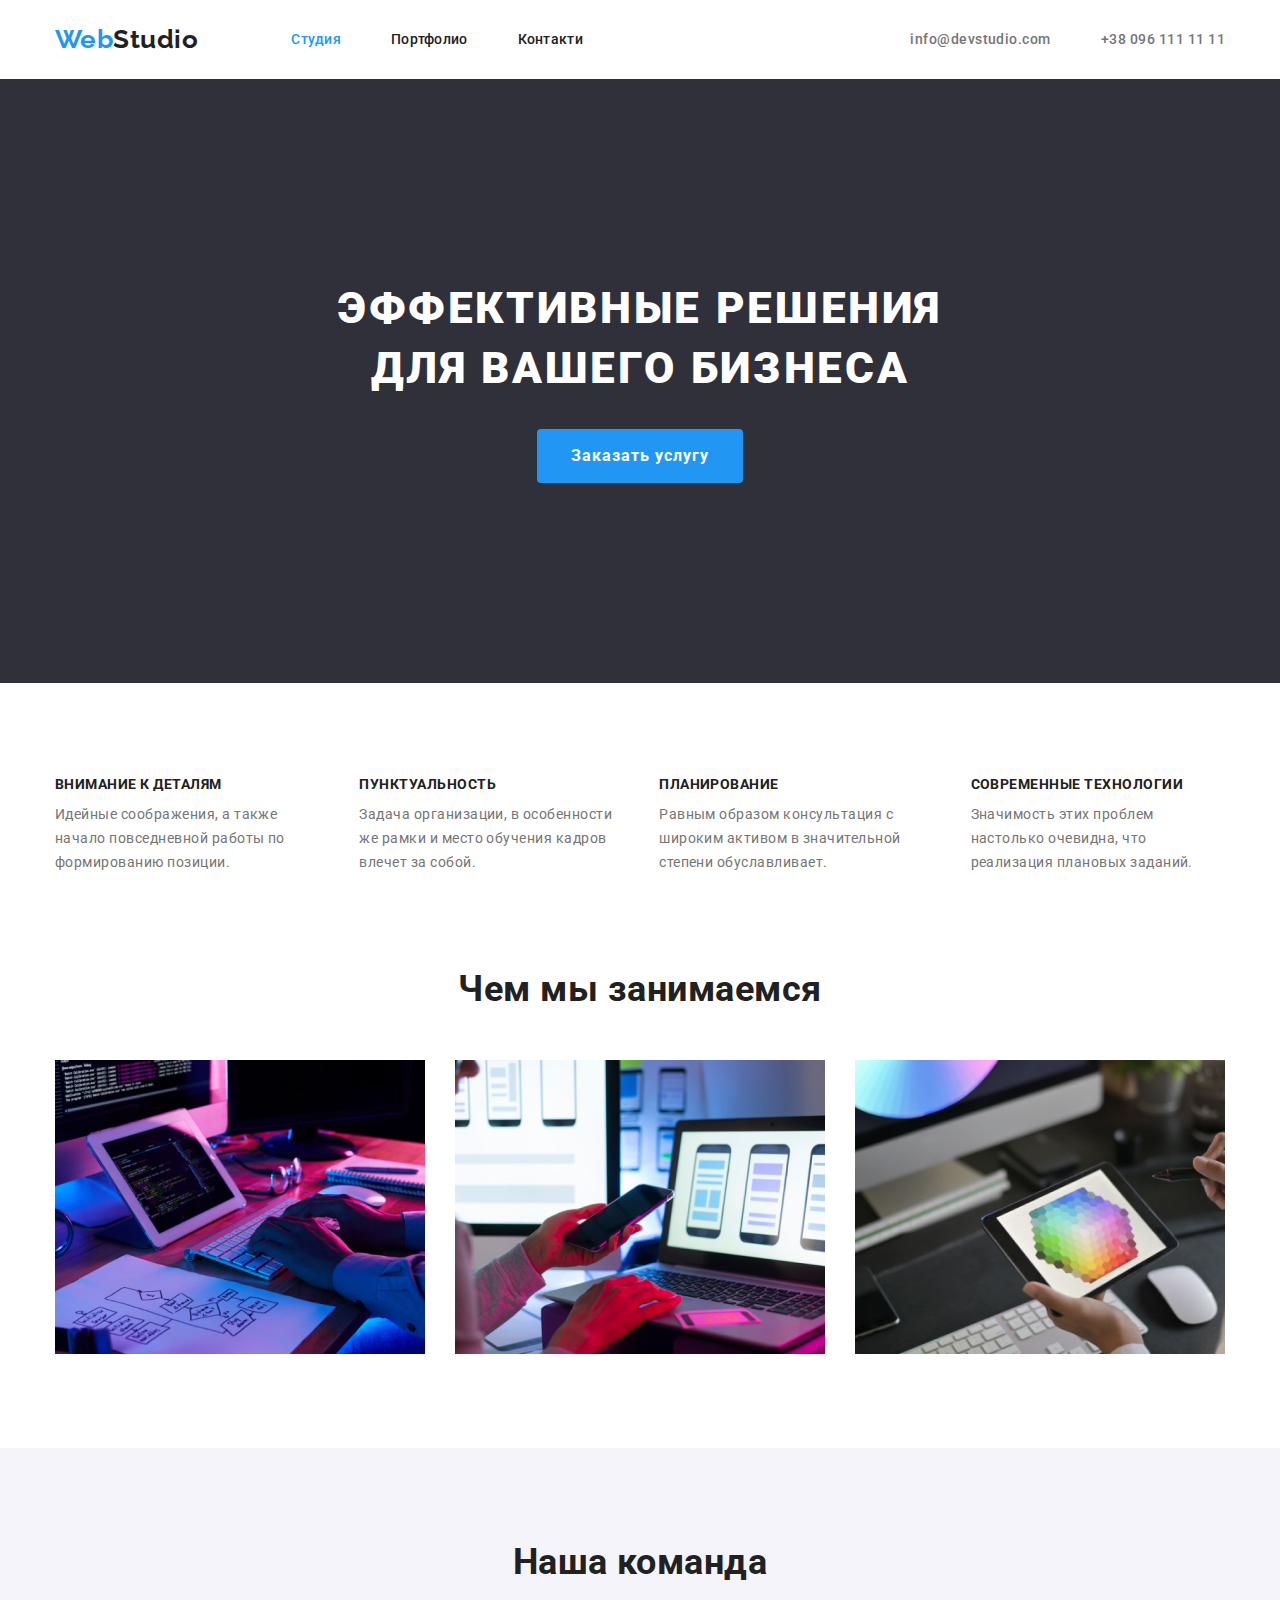
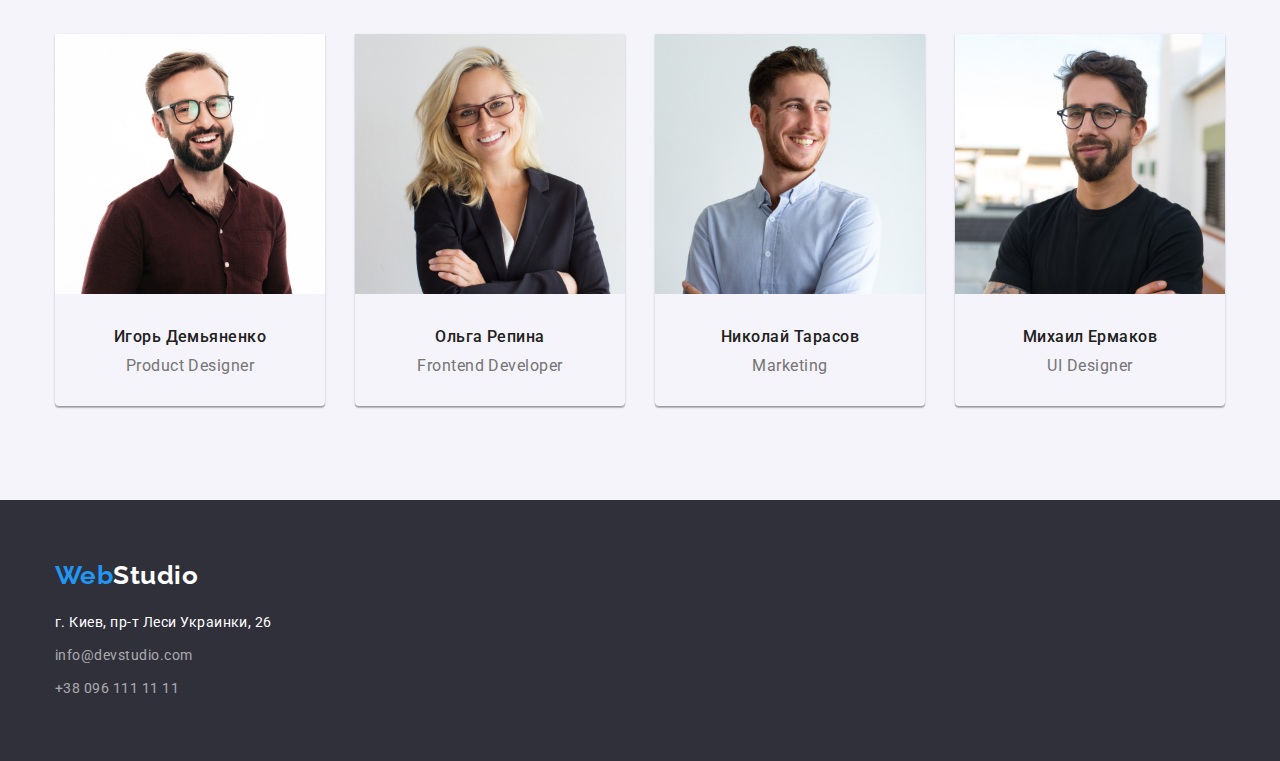
<file: index.html>
<!DOCTYPE html>
<html lang="ru">

<head>
    <meta charset="UTF-8">
    <meta http-equiv="X-UA-Compatible" content="IE=edge">
    <meta name="viewport" content="width=device-width, initial-scale=1.0">
    <title>WebStudio</title>
    <link
        href="https://fonts.googleapis.com/css2?family=Raleway:wght@700&family=Roboto:wght@400;500;700;900&display=swap"
        rel="stylesheet">
    <link rel="stylesheet"
        href="https://cdnjs.cloudflare.com/ajax/libs/modern-normalize/1.1.0/modern-normalize.min.css">
    <link rel="stylesheet" href="css/style.css" type="text/css">
</head>

<body>
    <header>
        <div class="container header-flex">
            <div class="logo-flex">
                <a href="./index.html" class="link logo"><span class="web">Web</span><span
                        class="studio">Studio</span></a>
            </div>
            <nav class="navmenu">
                <ul class="mkey list">
                    <li class="nkey">
                        <a href="./index.html" class="link current">Студия</a>
                    </li>
                    <li class="nkey">
                        <a href="./portfolio.html" class="link">Портфолио</a>
                    </li>
                    <li class="nkey">
                        <a href="#" class="link">Контакти</a>
                    </li>
                </ul>
            </nav>
            <ul class="contacts list">
                <li>
                    <a href="mailto:info@devstudio.com" class="link">info@devstudio.com</a>
                </li>
                <li class="contacts-item">
                    <a href="tel:+380961111111" class="link">+38 096 111 11 11</a>
                </li>
            </ul>
        </div>
    </header>
    <main>
        <section class="hero">
            <div class="container hero-container">
                <h1 class="hero-title">Эффективные решения<br>для вашего бизнеса</h1>
                <button type="button" class="hero-button">Заказать услугу</button>
            </div>
        </section>
        <section class="peculiarities section">
            <div class="container">
                <ul class="list peculiarities-flex">
                    <li class="detail">
                        <h3 class="pcaption">Внимание к деталям</h3>
                        <p>Идейные соображения, а также начало повседневной работы по формированию позиции.</p>
                    </li>
                    <li class="detail">
                        <h3 class="pcaption">Пунктуальность</h3>
                        <p>Задача организации, в особенности же рамки и место обучения кадров влечет за собой.</p>
                    </li>
                    <li class="detail">
                        <h3 class="pcaption">Планирование</h3>
                        <p>Равным образом консультация с широким активом в значительной степени обуславливает.</p>
                    </li>
                    <li class="detail">
                        <h3 class="pcaption">Современные технологии</h3>
                        <p>Значимость этих проблем настолько очевидна, что реализация плановых заданий.</p>
                    </li>
                </ul>
            </div>
        </section>
        <section class="ourwork section section-ourwork">
            <div class="container ourwork-container">
                <h2 class="hcaption">Чем мы занимаемся</h2>
                <ul class="list ourwork-flex">
                    <li class="ourwork-flex-item">
                        <img src="image/wpwkeybord.jpg" alt="Руки набирающие текст на клавиатуре" width="370"
                            height="294">
                    </li>
                    <li class="ourwork-flex-item">
                        <img src="image/wpwphone.jpg" alt="Человек держит в руках телефон" width="370" height="294">
                    </li>
                    <li class="ourwork-flex-item">
                        <img src="image/wpwtable.jpg" alt="Человек смотрин на планшет возле компютера" width="370"
                            height="294">
                    </li>
                </ul>
            </div>
        </section>
        <section class="ourteam section">
            <div class="container">
                <h2 class="hcaption">Наша команда</h2>
                <ul class="list ourteam-flex">
                    <li class="team ourteam-item">
                        <div class="ourteam-employee">
                            <img src="image/team_demianov.jpg" alt="Мужчина в коричневой рубашке с бородой" width="270"
                                height="260">
                            <div class="ourteam-text">
                                <h3 class="fsname">Игорь Демьяненко</h3>
                                <p class="post">Product Designer</p>
                            </div>
                        </div>
                    </li>
                    <li class="team ourteam-item">
                        <div class="ourteam-employee">
                            <img src="image/team_repina.jpg" alt="Женщина с светлыми волосами в чёрном пиджаке"
                                width="270" height="260">
                            <div class="ourteam-text">
                                <h3 class="fsname">Ольга Репина</h3>
                                <p class="post">Frontend Developer</p>
                            </div>
                        </div>
                    </li>
                    <li class="team ourteam-item">
                        <div class="ourteam-employee">
                            <img src="image/team_tarasov.jpg" alt="Мужчина в голубой рубашке улыбается" width="270"
                                height="260">
                            <div class="ourteam-text">
                                <h3 class="fsname">Николай Тарасов</h3>
                                <p class="post">Marketing</p>
                            </div>
                        </div>
                    </li>
                    <li class="team ourteam-item">
                        <div class="ourteam-employee">
                            <img src="image/team_ermakov.jpg" alt="Мужчина в чёрном джемпере с бородой и в очках"
                                width="270" height="260">
                            <div class="ourteam-text">
                                <h3 class="fsname">Михаил Ермаков</h3>
                                <p class="post">UI Designer</p>
                            </div>
                        </div>
                    </li>
                </ul>
            </div>
        </section>
    </main>
    <footer class="basement footer-container">
        <div class="container">
            <div class="footer-logo">
                <a href="/index.html" class="link logo"><span class="web">Web</span><span
                        class="studio fwhite">Studio</span></a>
            </div>
            <address>
                <ul class="list">
                    <li class="adress office">
                        <a href="#" class="link">г. Киев, пр-т Леси Украинки, 26</a>
                    </li>
                    <li class="adress">
                        <a href="mailto:info@devstudio.com" class="link">info@devstudio.com</a>
                    </li>
                    <li class="adress adress-phone">
                        <a href="tel:+380961111111" class="link">+38 096 111 11 11</a>
                    </li>
                </ul>
            </address>
        </div>
    </footer>
</body>

</html>
</file>
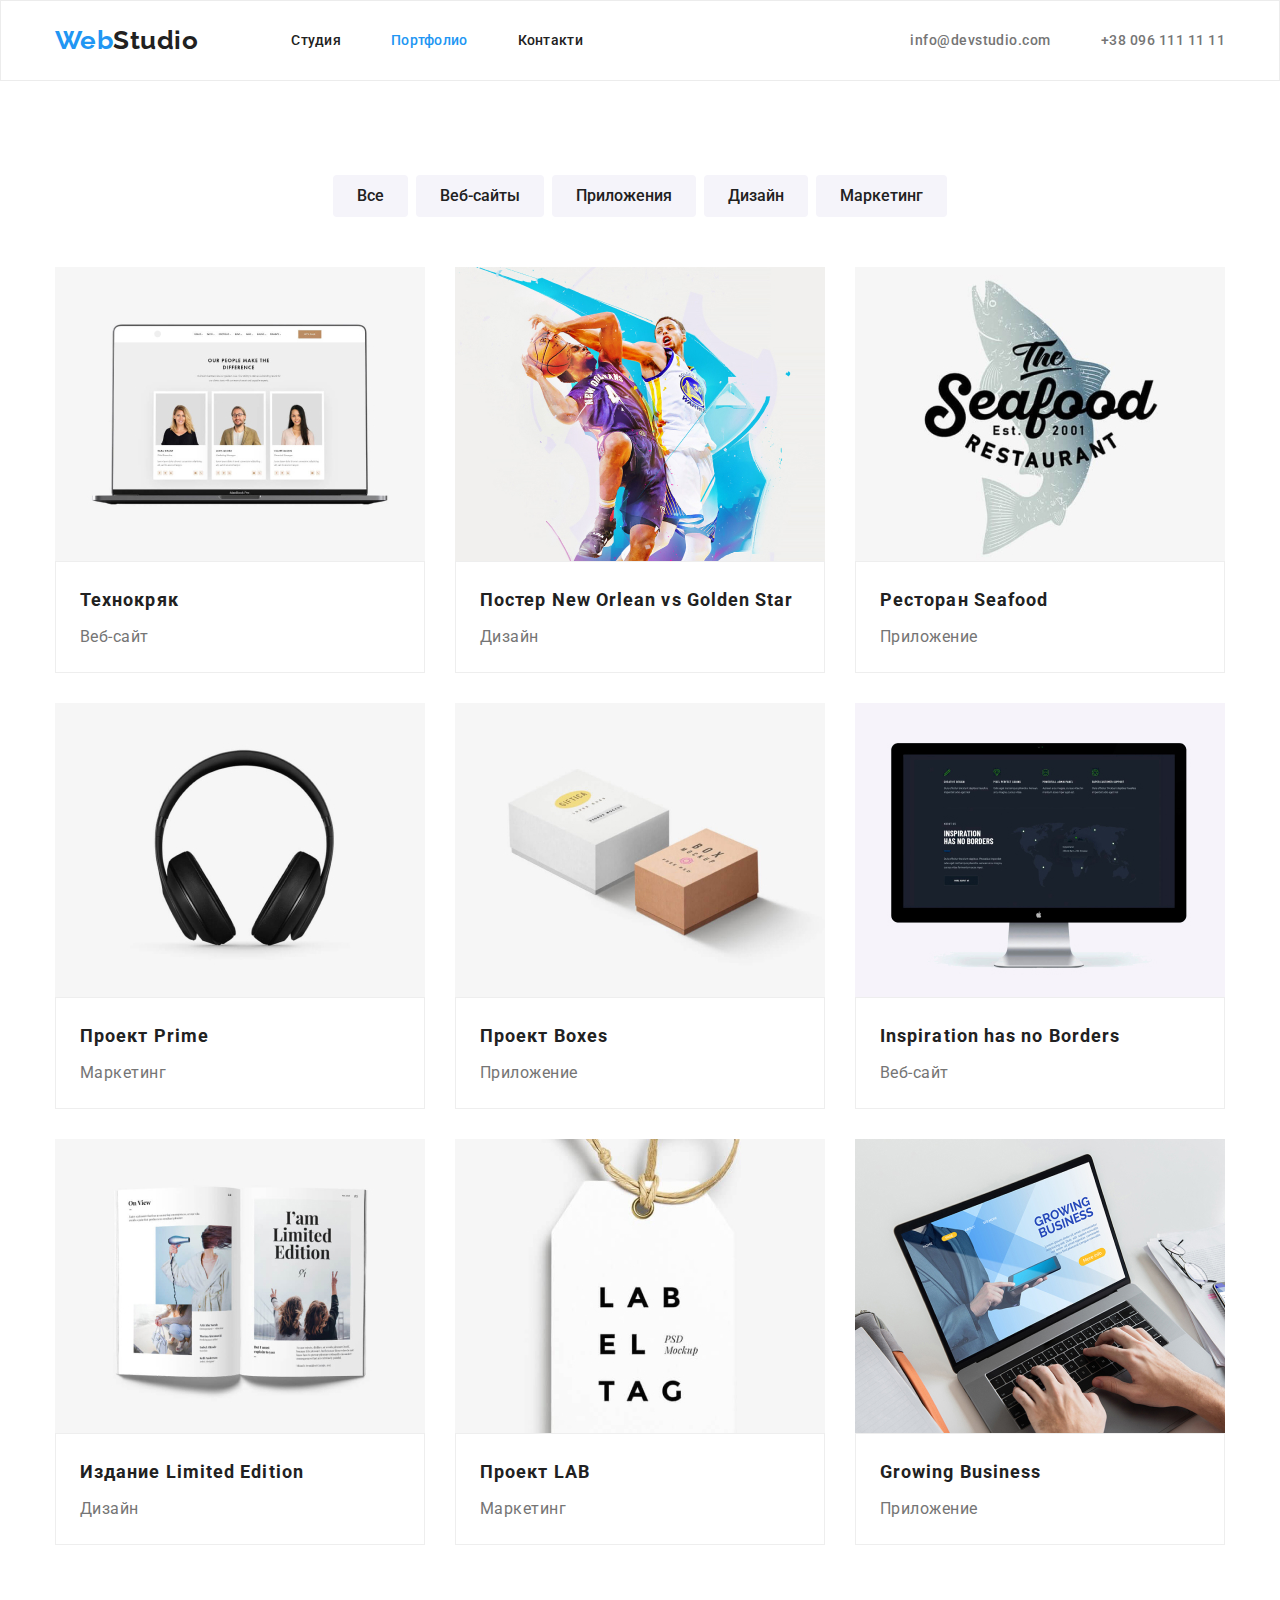
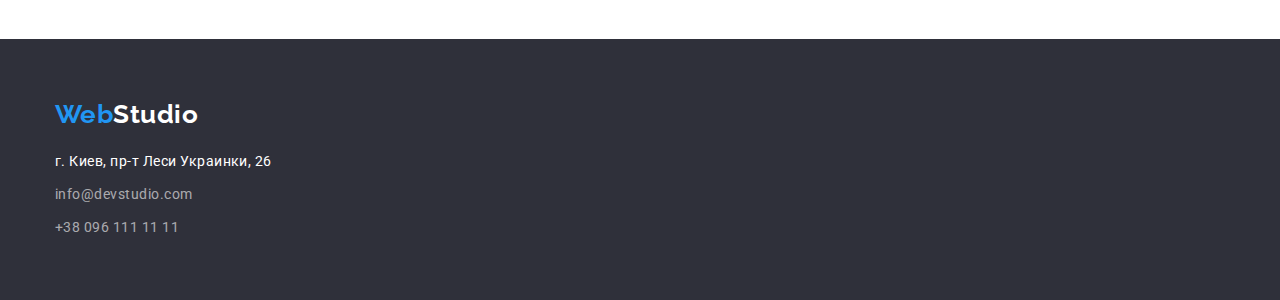
<file: portfolio.html>
<!DOCTYPE html>
<html lang="en">

<head>
    <meta charset="UTF-8">
    <meta http-equiv="X-UA-Compatible" content="IE=edge">
    <meta name="viewport" content="width=device-width, initial-scale=1.0">
    <title>WebStudio</title>
    <link
        href="https://fonts.googleapis.com/css2?family=Raleway:wght@700&family=Roboto:wght@400;500;700;900&display=swap"
        rel="stylesheet">
    <link rel="stylesheet"
        href="https://cdnjs.cloudflare.com/ajax/libs/modern-normalize/1.1.0/modern-normalize.min.css">
    <link rel="stylesheet" href="css/style.css" type="text/css">
</head>

<body>
    <header class="header-border">
        <div class="container header-flex">
            <div class="logo-flex">
                <a href="./index.html" class="link logo"><span class="web">Web</span><span
                        class="studio">Studio</span></a>
            </div>
            <nav class="navmenu">
                <ul class="mkey list">
                    <li class="nkey">
                        <a href="./index.html" class="link">Студия</a>
                    </li>
                    <li class="nkey">
                        <a href="./portfolio.html" class="link current">Портфолио</a>
                    </li>
                    <li class="nkey">
                        <a href="#" class="link">Контакти</a>
                    </li>
                </ul>
            </nav>
            <ul class="contacts list">
                <li>
                    <a href="mailto:info@devstudio.com" class="link">info@devstudio.com</a>
                </li>
                <li class="contacts-item">
                    <a href="tel:+380961111111" class="link">+38 096 111 11 11</a>
                </li>
            </ul>
        </div>
    </header>
    <main>
        <section class="main-container">
            <div class="container">
                <h1 class="visually-hidden">Наши работы</h1>
                <ul class="list container-mainbox">
                    <li class="fkey">
                        <button type="button">Все</button>
                    </li>
                    <li class="fkey">
                        <button type="button">Веб-сайты</button>
                    </li>
                    <li class="fkey">
                        <button type="button">Приложения</button>
                    </li>
                    <li class="fkey">
                        <button type="button">Дизайн</button>
                    </li>
                    <li class="fkey">
                        <button type="button">Маркетинг</button>
                    </li>
                </ul>
                <ul class="allworks list">
                    <li class="allworks-item">
                        <div>
                            <a href="" class="link card">
                                <img src="image/technoquack.jpg"
                                    alt="Ноутбук на экране которого изображены портфолио 2 девушек и мужчины" width="370" height="294">
                                <div class="allworks-text">
                                    <h2>Технокряк</h2>
                                    <p>Веб-сайт</p>
                                </div>
                            </a>
                        </div>
                    </li>
                    <li class="allworks-item">
                        <div>
                            <a href="" class="link card">
                                <img src="image/poster.jpg" alt="Арт с двумя баскетболистами с мячем в прыжке" width="370" height="294">
                                <div class="allworks-text">
                                    <h2>Постер New Orlean vs Golden Star</h2>
                                    <p>Дизайн</p>
                                </div>
                            </a>
                        </div>
                    </li>
                    <li class="allworks-item">
                        <div>
                            <a href="" class="link card">
                                <img src="image/restaurant.jpg" alt="Логотип морского ресторана с изображением рыбы" width="370"
                                    height="294">
                                <div class="allworks-text">
                                    <h2>Ресторан Seafood</h2>
                                    <p>Приложение</p>
                                </div>
                            </a>
                        </div>
                    </li>
                    <li class="allworks-item">
                        <div>
                            <a href="" class="link card">
                                <img src="image/prime.jpg" alt="Большие чёрные наушники" width="370" height="294">
                                <div class="allworks-text">
                                    <h2>Проект Prime</h2>
                                    <p>Маркетинг</p>
                                </div>
                            </a>
                        </div>
                    </li>
                    <li class="allworks-item">
                        <div>
                            <a href="" class="link card">
                                <img src="image/boxes.jpg" alt="Две коробки" width="370" height="294">
                                <div class="allworks-text">
                                    <h2>Проект Boxes</h2>
                                    <p>Приложение</p>
                                </div>
                            </a>
                        </div>
                    </li>
                    <li class="allworks-item">
                        <div>
                            <a href="" class="link card">
                                <img src="image/bordersite.jpg" alt="Экран компьтера на котором открыта карта мира" width="370"
                                    height="294">
                                <div class="allworks-text">
                                    <h2>Inspiration has no Borders</h2>
                                    <p>Веб-сайт</p>
                                </div>
                            </a>
                        </div>
                    </li>
                    <li class="allworks-item">
                        <div>
                            <a href="" class="link card">
                                <img src="image/edition.jpg" alt="Книга с фотографиями" width="370" height="294">
                                <div class="allworks-text">
                                    <h2>Издание Limited Edition</h2>
                                    <p>Дизайн</p>
                                </div>
                            </a>
                        </div>
                    </li>
                    <li class="allworks-item">
                        <div>
                            <a href="" class="link card">
                                <img src="image/lab.jpg" alt="Бирка с названием магазина" width="370" height="294">
                                <div class="allworks-text">
                                    <h2>Проект LAB</h2>
                                    <p>Маркетинг</p>
                                </div>
                            </a>
                        </div>
                    </li>
                    <li class="allworks-item">
                        <div>
                            <a href="" class="link card">
                                <img src="image/growbus.jpg" alt="Руки человека который работает за ноутбуком" width="370" height="294">
                                <div class="allworks-text">
                                    <h2>Growing Business</h2>
                                    <p>Приложение</p>
                                </div>
                            </a>
                        </div>
                    </li>
                </ul>
            </div>
        </section>
    </main>
    <footer class="basement footer-container">
        <div class="container">
            <div class="footer-logo">
                <a href="/index.html" class="link logo"><span class="web">Web</span><span
                        class="studio fwhite">Studio</span></a>
            </div>
            <address>
                <ul class="list">
                    <li class="adress office">
                        <a href="#" class="link">г. Киев, пр-т Леси Украинки, 26</a>
                    </li>
                    <li class="adress">
                        <a href="mailto:info@devstudio.com" class="link">info@devstudio.com</a>
                    </li>
                    <li class="adress adress-phone">
                        <a href="tel:+380961111111" class="link">+38 096 111 11 11</a>
                    </li>
                </ul>
            </address>
        </div>
    </footer>
</body>

</html>
</file>
<file: css/style.css>
:root {
  --primary-text-color: #212121;
  --secondary-text-color: #757575;
  --accent-color: #2196f3;
  --primary-white-color: #ffffff;
  --footer-adress-color: rgba(255, 255, 255, 0.6);
}

body {
  color: var(--primary-text-color);
  background: #ffffff;
  font-family: "Roboto", sans-serif;
  letter-spacing: 0.03em;
}

h1,
h2,
h3,
h4,
h5,
h6,
p {
  margin: 0;
}
ul {
  margin: 0;
  padding: 0;
}

.list {
  list-style-type: none;
}

.link {
  text-decoration: none;
}

.container {
  width: 1200px;
  margin: 0 auto;
  padding: 0 15px;
}

.section {
  padding-top: 94px;
  padding-bottom: 94px;
}

.section-ourwork {
  padding-top: 0;
}

/* Header and Logo */

.header-border {
  border: 1px solid #ececec;
}

.logo-flex {
  display: inline-block;
  margin-right: 93px;
}

.logo > span {
  font-family: "Raleway", sans-serif;
  font-size: 26px;
  font-weight: 700;
  line-height: 1.2;
}

.web {
  color: var(--accent-color);
}

.studio {
  color: var(--primary-text-color);
}

.fwhite {
  color: var(--primary-white-color);
}

/* Navbar */

.header-flex {
  display: flex;
  padding-top: 24px;
  padding-bottom: 24px;
  justify-content: space-between;
  align-items: center;
}

.nkey {
  margin-right: 50px;
}

.nkey:last-child {
  margin-right: 0;
}

.nkey > a {
  color: var(--primary-text-color);
  font-size: 14px;
  font-weight: 500;
  line-height: 1.14;
  letter-spacing: 0.02em;
}

.nkey > a:hover,
.nkey > a:focus {
  color: var(--accent-color);
}

.contacts {
  display: flex;
  margin-left: auto;
}

.contacts-item {
  margin-left: 50px;
}

.contacts a {
  color: var(--secondary-text-color);
  font-size: 14px;
  font-weight: 500;
  line-height: 1.14;
}

.contacts a:hover,
.contacts a:focus {
  color: var(--accent-color);
}

.mkey {
  display: flex;
}

.mkey .current {
  color: var(--accent-color);
}

/* Hero-sect */
.hero {
  background-color: #2f303a;
}

.hero-title {
  color: var(--primary-white-color);
  font-size: 44px;
  font-weight: 900;
  line-height: 1.36;
  letter-spacing: 0.06em;
  text-transform: uppercase;
  text-align: center;
  margin-bottom: 30px;
}

.hero-button {
  background-color: var(--accent-color);
  color: var(--primary-white-color);
  font-family: inherit;
  font-size: 16px;
  font-weight: 700;
  line-height: 1.87;
  letter-spacing: 0.06em;
  cursor: pointer;
  padding: 10px 32px;
  text-align: center;
  margin: 0 auto;
  border-color: transparent;
  border-radius: 4px;
  display: block;
}

.hero-container {
  padding: 200px 0;
}

/* Peculiarities-sect */

.peculiarities-flex {
  display: flex;
}

.pcaption {
  color: var(--primary-text-color);
  font-size: 14px;
  line-height: 1.14;
  text-transform: uppercase;
  margin-bottom: 10px;
}

.detail {
  margin-right: 30px;
}

.detail:last-child {
  margin-right: 0;
}

.detail > p {
  color: var(--secondary-text-color);
  font-size: 14px;
  line-height: 1.71;
}

/* Ourwork-sect */

.hcaption {
  color: var(--primary-text-color);
  font-size: 36px;
  line-height: 1.16;
  margin-bottom: 50px;
  text-align: center;
}

.ourwork-flex {
  display: flex;
}

.ourwork-flex-item {
  margin-right: 30px;
}

.ourwork-flex-item:last-child {
  margin-right: 0;
}

.ourwork-flex-item > img {
  display: block;
}

/* Ourteam-sect */
.ourteam {
  background: #f5f4fa;
}

.ourteam-flex {
  display: flex;
}

.ourteam-item {
  margin-right: 30px;
}

.ourteam-item:last-child {
  margin-right: 0;
}

.ourteam-text {
  padding: 30px 0;
}

.ourteam-employee {
  box-shadow: 0px 1px 3px rgba(0, 0, 0, 0.12), 0px 1px 1px rgba(0, 0, 0, 0.14),
    0px 2px 1px rgba(0, 0, 0, 0.2);
  border-radius: 0px 0px 4px 4px;
}

.fsname {
  color: var(--primary-text-color);
  font-size: 16px;
  font-weight: 500;
  line-height: 1.18;
  text-align: center;
  margin-bottom: 10px;
}

.post {
  color: var(--secondary-text-color);
  line-height: 1.18;
  text-align: center;
}

/* Footer */
.basement {
  background-color: #2f303a;
}

.footer-container {
  padding-top: 60px;
  padding-bottom: 60px;
}

.footer-logo {
  margin-bottom: 20px;
}

.adress {
  margin-bottom: 9px;
}

.adress-phone {
  margin-bottom: 0;
}

.adress a {
  color: var(--footer-adress-color);
  font-size: 14px;
  font-style: normal;
  line-height: 1.71;
}

.adress a:hover,
.adress a:focus {
  color: var(--accent-color);
}

.adress.office > a {
  color: var(--primary-white-color);
}

.adress.office > a:hover,
.adress.office > a:focus {
  color: var(--accent-color);
}

/* Portfolio */

/* buttons */

.main-container {
  padding: 94px 0;
}

.visually-hidden {
  position: absolute;
  white-space: nowrap;
  width: 1px;
  height: 1px;
  overflow: hidden;
  border: 0;
  padding: 0;
  clip: rect(0 0 0 0);
  clip-path: inset(50%);
  margin: -1px;
}

.container-mainbox {
  display: flex;
  justify-content: center;
  margin-bottom: 50px;
}

.fkey {
  margin-right: 8px;
}

.fkey:last-child {
  margin-right: 0;
}

.fkey > button {
  color: var(--primary-text-color);
  background-color: #f5f4fa;
  font-family: inherit;
  font-size: 16px;
  font-weight: 500;
  line-height: 1.6;
  cursor: pointer;
  border-radius: 4px;
  padding: 6px 22px;
  border-color: transparent;
}

.fkey > button:hover,
.fkey > button:focus {
  color: var(--primary-white-color);
  background-color: var(--accent-color);
}

/* card */

.allworks {
  display: flex;
  flex-wrap: wrap;
  justify-content: center;
}

.allworks-item {
  margin-right: 30px;
  margin-bottom: 30px;
}

.allworks-item:nth-child(3n + 3) {
  margin-right: 0;
}

.allworks-item:nth-child(n + 7) {
  margin-bottom: 0;
}

.card > img {
  display: block;
}

.allworks-text {
  border: 1px solid #eeeeee;
  padding: 20px 24px;
}

.allworks-text > h2 {
  color: var(--primary-text-color);
  font-size: 18px;
  line-height: 2;
  letter-spacing: 0.06em;
  margin-bottom: 4px;
}

.allworks-text > p {
  color: var(--secondary-text-color);
  line-height: 1.87;
}
</file>
